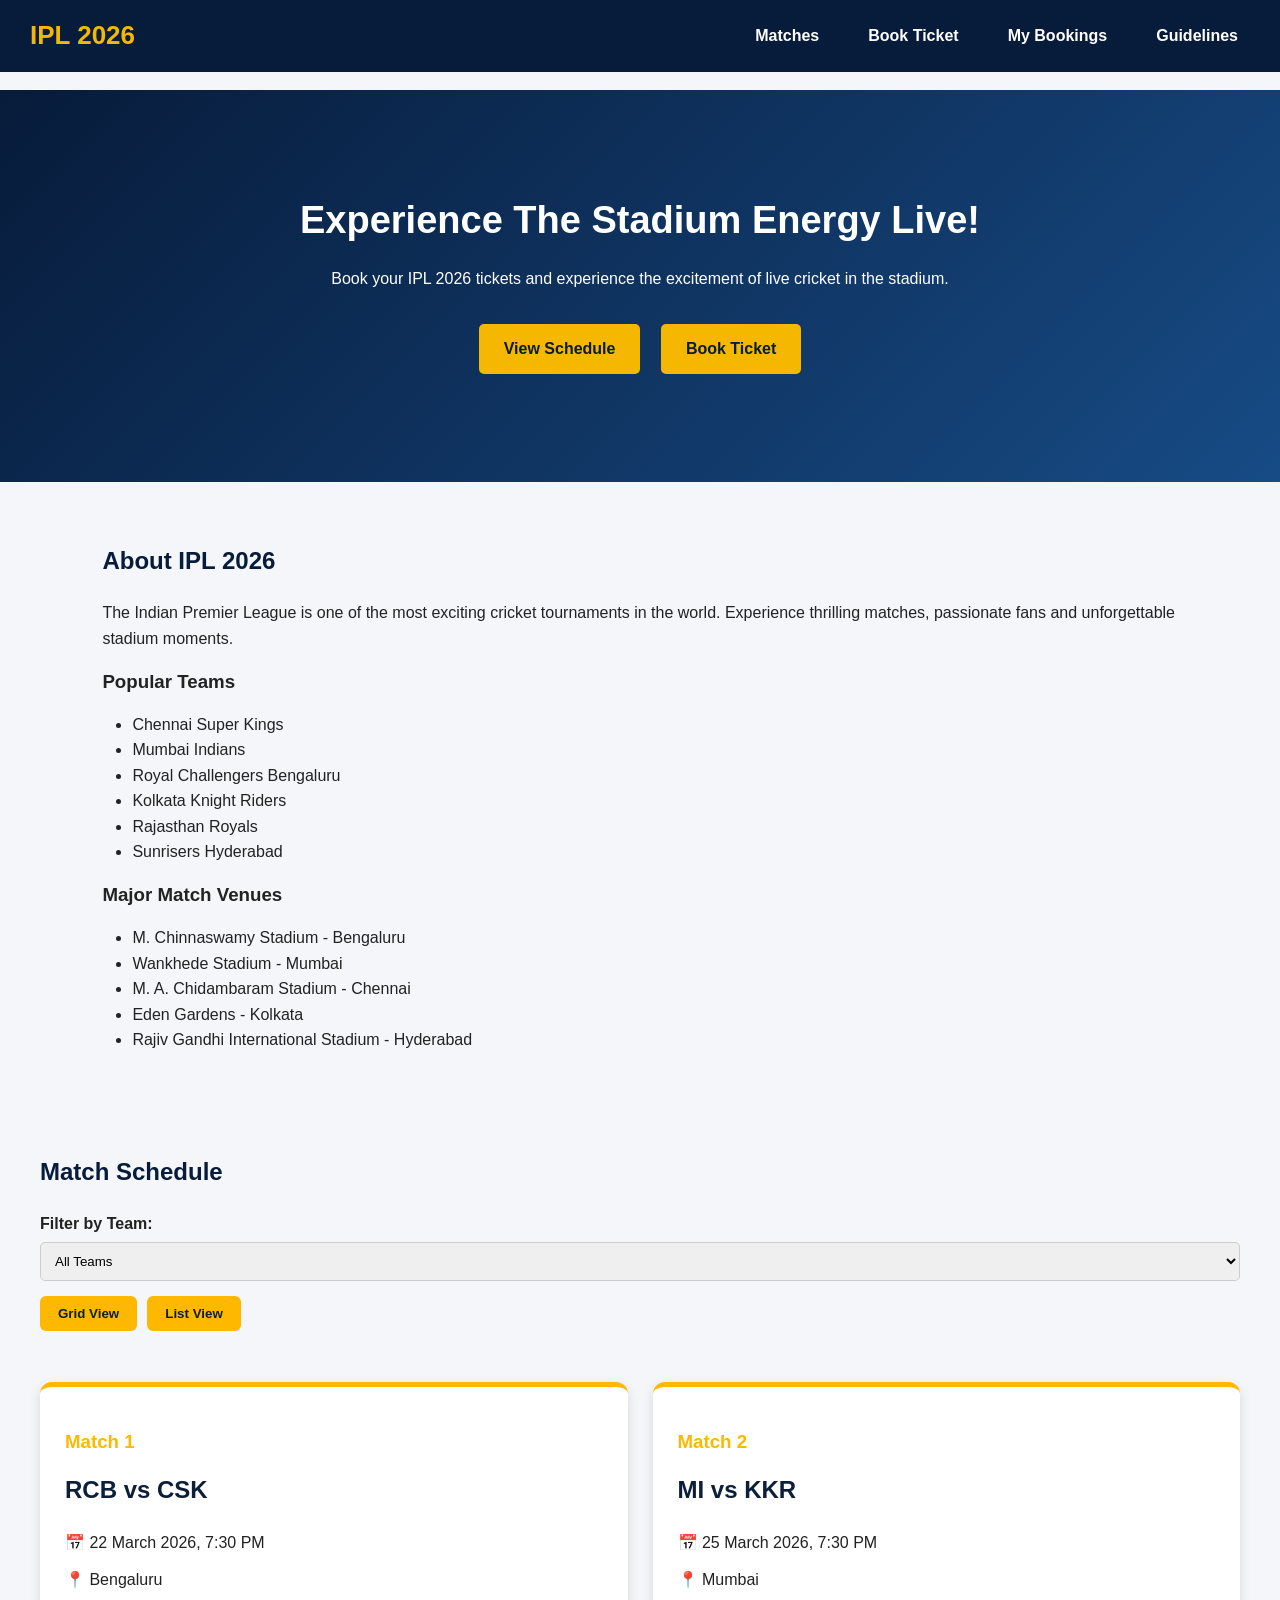
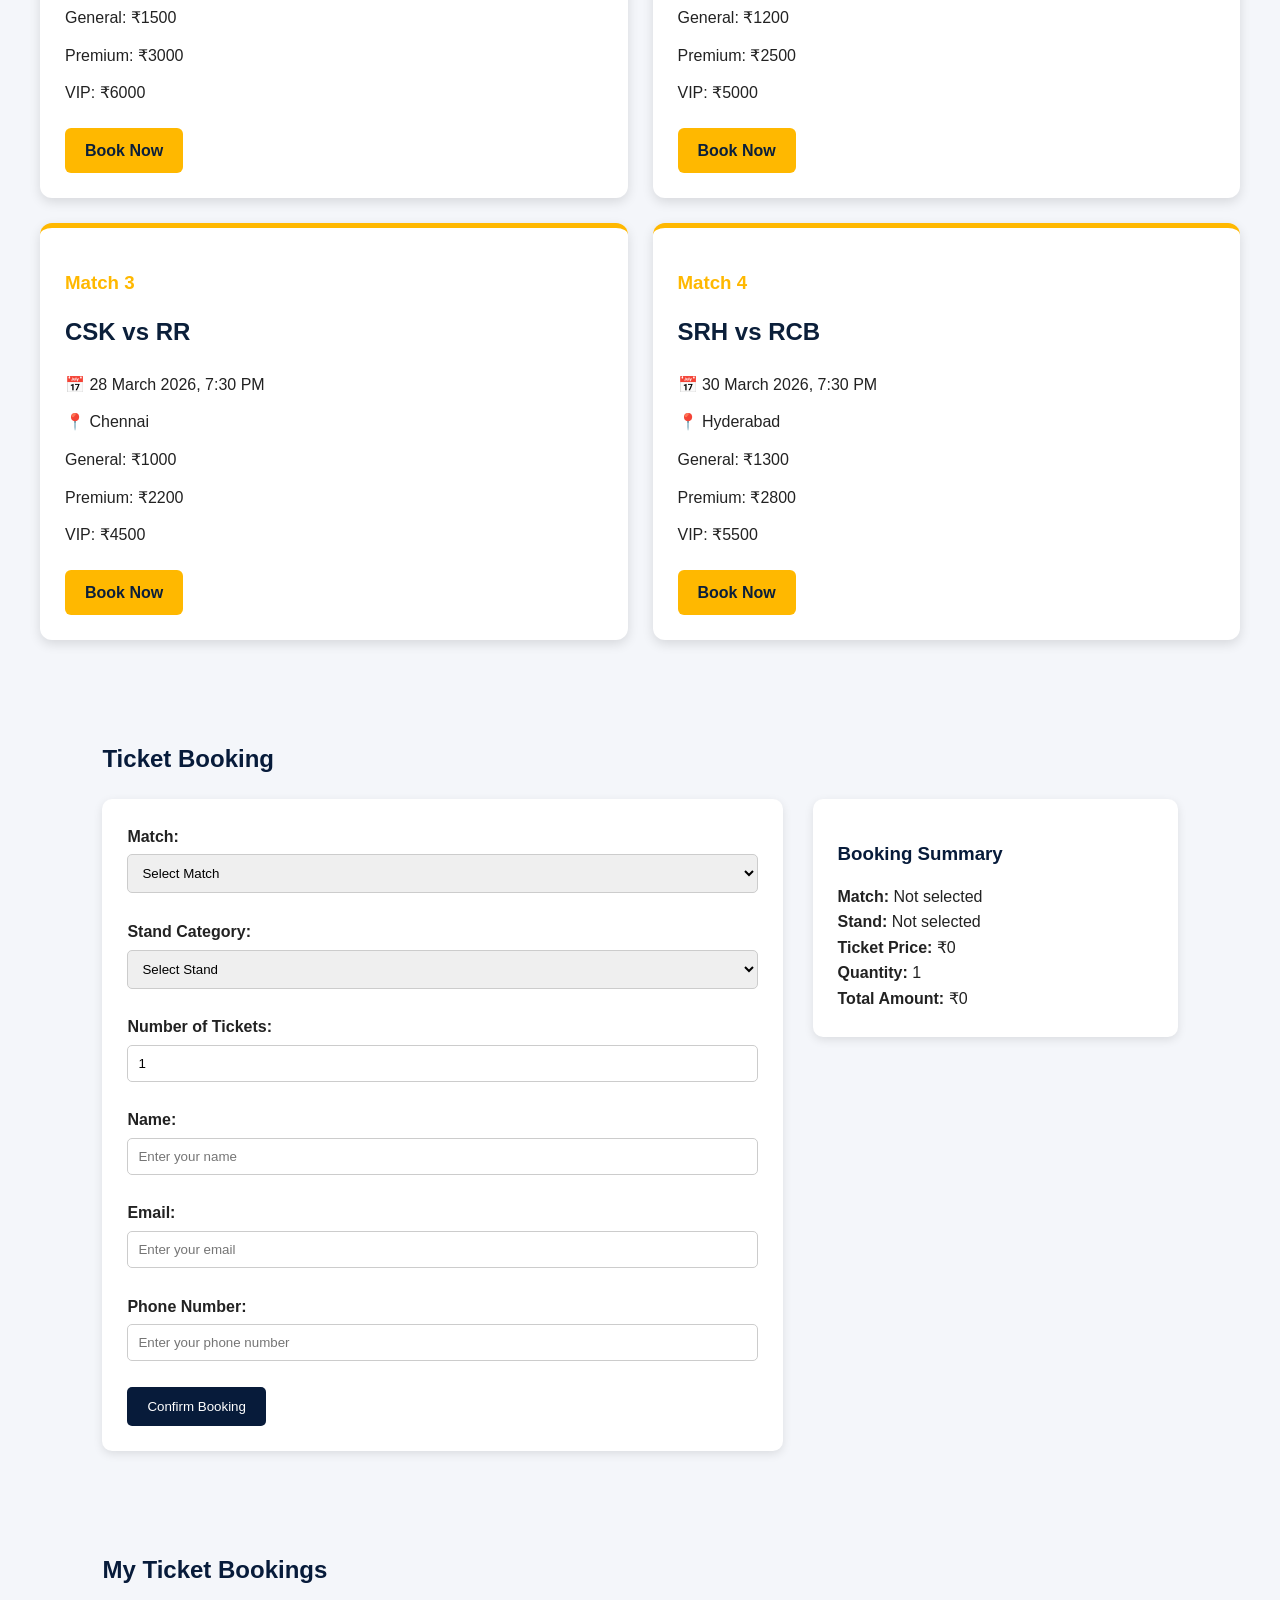
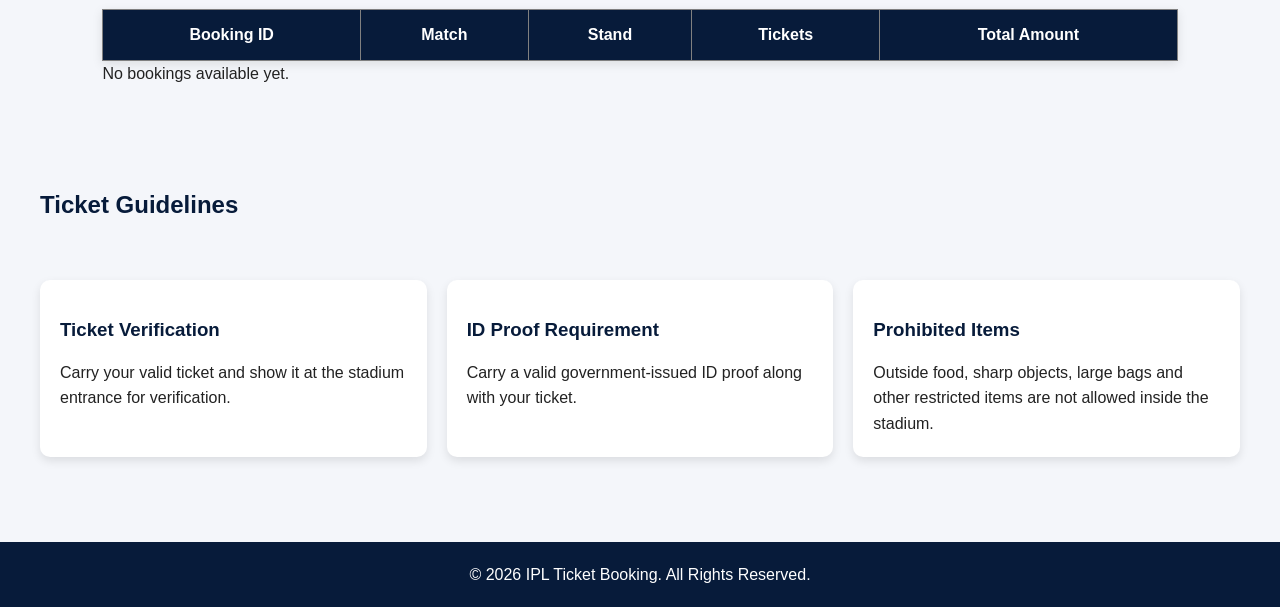
<file: index.html>
<!DOCTYPE html>
<html lang="en">

<head>
    <meta charset="UTF-8">
    <meta name="viewport" content="width=device-width, initial-scale=1.0">

    <title>IPL 2026 Ticket Booking</title>

    <link rel="stylesheet" href="styles.css">
</head>

<body>

   
<!-- HEADER AND NAVIGATION -->
<header>
    <nav class="navbar">

        <h2 class="logo">IPL 2026</h2>

        <!-- Hamburger Menu Button -->
        <button class="menu-toggle" id="menu-toggle"
            aria-label="Toggle navigation"
            aria-expanded="false">
            ☰
        </button>

        <!-- Navigation Links -->
        <div class="nav-links" id="nav-links">
            <a href="#matches">Matches</a>
            <a href="#booking">Book Ticket</a>
            <a href="#my-bookings">My Bookings</a>
            <a href="#guidelines">Guidelines</a>
        </div>

    </nav>
</header>


    <main>

        <!-- HOME SECTION -->
        <section id="home">

            <h1>Experience The Stadium Energy Live!</h1>

            <p>
                Book your IPL 2026 tickets and experience the excitement
                of live cricket in the stadium.
            </p>

            <a href="#matches">View Schedule</a>
            <a href="#booking">Book Ticket</a>

        </section>


        <!-- ABOUT IPL SECTION -->
        <section id="about">

            <h2>About IPL 2026</h2>

            <p>
                The Indian Premier League is one of the most exciting
                cricket tournaments in the world. Experience thrilling
                matches, passionate fans and unforgettable stadium moments.
            </p>

            <h3>Popular Teams</h3>

            <ul>
                <li>Chennai Super Kings</li>
                <li>Mumbai Indians</li>
                <li>Royal Challengers Bengaluru</li>
                <li>Kolkata Knight Riders</li>
                <li>Rajasthan Royals</li>
                <li>Sunrisers Hyderabad</li>
            </ul>

            <h3>Major Match Venues</h3>

            <ul>
                <li>M. Chinnaswamy Stadium - Bengaluru</li>
                <li>Wankhede Stadium - Mumbai</li>
                <li>M. A. Chidambaram Stadium - Chennai</li>
                <li>Eden Gardens - Kolkata</li>
                <li>Rajiv Gandhi International Stadium - Hyderabad</li>
            </ul>

        </section>


        <!-- MATCH SCHEDULE SECTION -->
        <section id="matches">

    <h2>Match Schedule</h2>

    <label for="team-filter">Filter by Team:</label>

    <select id="team-filter">
        <option value="all">All Teams</option>
        <option value="CSK">Chennai Super Kings</option>
        <option value="MI">Mumbai Indians</option>
        <option value="RCB">Royal Challengers Bengaluru</option>
        <option value="KKR">Kolkata Knight Riders</option>
        <option value="RR">Rajasthan Royals</option>
        <option value="SRH">Sunrisers Hyderabad</option>
       </select>

    <div class="view-controls">
        <button id="grid-view">Grid View</button>
        <button id="list-view">List View</button>
    </div>

    <br>

            
<div class="match-grid" id="match-grid">

    <div class="match-card" data-teams="RCB CSK">
        <h3>Match 1</h3>
        <h2>RCB vs CSK</h2>
        <p>📅 22 March 2026, 7:30 PM</p>
        <p>📍 Bengaluru</p>
        <p>General: ₹1500</p>
        <p>Premium: ₹3000</p>
        <p>VIP: ₹6000</p>
        <a href="#booking" class="book-btn">Book Now</a>
    </div>

    <div class="match-card" data-teams="MI KKR">
        <h3>Match 2</h3>
        <h2>MI vs KKR</h2>
        <p>📅 25 March 2026, 7:30 PM</p>
        <p>📍 Mumbai</p>
        <p>General: ₹1200</p>
        <p>Premium: ₹2500</p>
        <p>VIP: ₹5000</p>
        <a href="#booking" class="book-btn">Book Now</a>
    </div>

    <div class="match-card" data-teams="CSK RR">
        <h3>Match 3</h3>
        <h2>CSK vs RR</h2>
        <p>📅 28 March 2026, 7:30 PM</p>
        <p>📍 Chennai</p>
        <p>General: ₹1000</p>
        <p>Premium: ₹2200</p>
        <p>VIP: ₹4500</p>
        <a href="#booking" class="book-btn">Book Now</a>
    </div>

    <div class="match-card" data-teams="SRH RCB">
        <h3>Match 4</h3>
        <h2>SRH vs RCB</h2>
        <p>📅 30 March 2026, 7:30 PM</p>
        <p>📍 Hyderabad</p>
        <p>General: ₹1300</p>
        <p>Premium: ₹2800</p>
        <p>VIP: ₹5500</p>
        <a href="#booking" class="book-btn">Book Now</a>
    </div>

</div>


        </section>


        <!-- TICKET BOOKING SECTION -->
        <section id="booking">

            <h2>Ticket Booking</h2>

            <div class="booking-container">

<form id="ticketForm">

    <label for="match">Match:</label>
    <select id="match" name="match" required>
        <option value="">Select Match</option>
        <option value="RCB vs CSK">RCB vs CSK - Bengaluru</option>
        <option value="MI vs KKR">MI vs KKR - Mumbai</option>
        <option value="CSK vs RR">CSK vs RR - Chennai</option>
        <option value="SRH vs RCB">SRH vs RCB - Hyderabad</option>
    </select>

    <br><br>

    <label for="stand">Stand Category:</label>
    <select id="stand" name="stand" required>
        <option value="">Select Stand</option>
        <option value="General">General</option>
        <option value="Premium">Premium</option>
        <option value="VIP">VIP</option>
    </select>

    <br><br>

    <label for="quantity">Number of Tickets:</label>
    <input type="number" id="quantity" name="quantity"
        min="1" max="10" value="1" required>

    <br><br>

    <label for="name">Name:</label>
    <input type="text" id="name" name="name"
        placeholder="Enter your name" required minlength="3">

    <br><br>

    <label for="email">Email:</label>
    <input type="email" id="email" name="email"
        placeholder="Enter your email" required>

    <br><br>

    <label for="phone">Phone Number:</label>
    <input type="tel" id="phone" name="phone"
        placeholder="Enter your phone number"
        pattern="[0-9]{10}" required>

    <br><br>

    <button type="submit">Confirm Booking</button>

</form>

<aside>
    <h3>Booking Summary</h3>

    <p><strong>Match:</strong> <span id="summaryMatch">Not selected</span></p>

    <p><strong>Stand:</strong> <span id="summaryStand">Not selected</span></p>

    <p><strong>Ticket Price:</strong> <span id="summaryPrice">₹0</span></p>

    <p><strong>Quantity:</strong> <span id="summaryQuantity">1</span></p>

    <p><strong>Total Amount:</strong> <span id="summaryTotal">₹0</span></p>
</aside>


            </div>

        </section>


        <!-- MY BOOKINGS SECTION -->
        <section id="my-bookings">

            <h2>My Ticket Bookings</h2>

            <table border="1">

                <thead>
                    <tr>
                        <th>Booking ID</th>
                        <th>Match</th>
                        <th>Stand</th>
                        <th>Tickets</th>
                        <th>Total Amount</th>
                    </tr>
                </thead>

                <tbody>
                </tbody>

            </table>

            <p>No bookings available yet.</p>

        </section>


        <!-- GUIDELINES SECTION -->
        <section id="guidelines">

            <h2>Ticket Guidelines</h2>

            <article>

                <h3>Ticket Verification</h3>

                <p>
                    Carry your valid ticket and show it at the stadium
                    entrance for verification.
                </p>

            </article>


            <article>

                <h3>ID Proof Requirement</h3>

                <p>
                    Carry a valid government-issued ID proof along
                    with your ticket.
                </p>

            </article>


            <article>

                <h3>Prohibited Items</h3>

                <p>
                    Outside food, sharp objects, large bags and other
                    restricted items are not allowed inside the stadium.
                </p>

            </article>

        </section>

    </main>


    <!-- FOOTER -->
    <footer>

        <p>
            &copy; 2026 IPL Ticket Booking. All Rights Reserved.
        </p>

    </footer>

    <script src="app.js"></script>

</body>

</html>
</file>
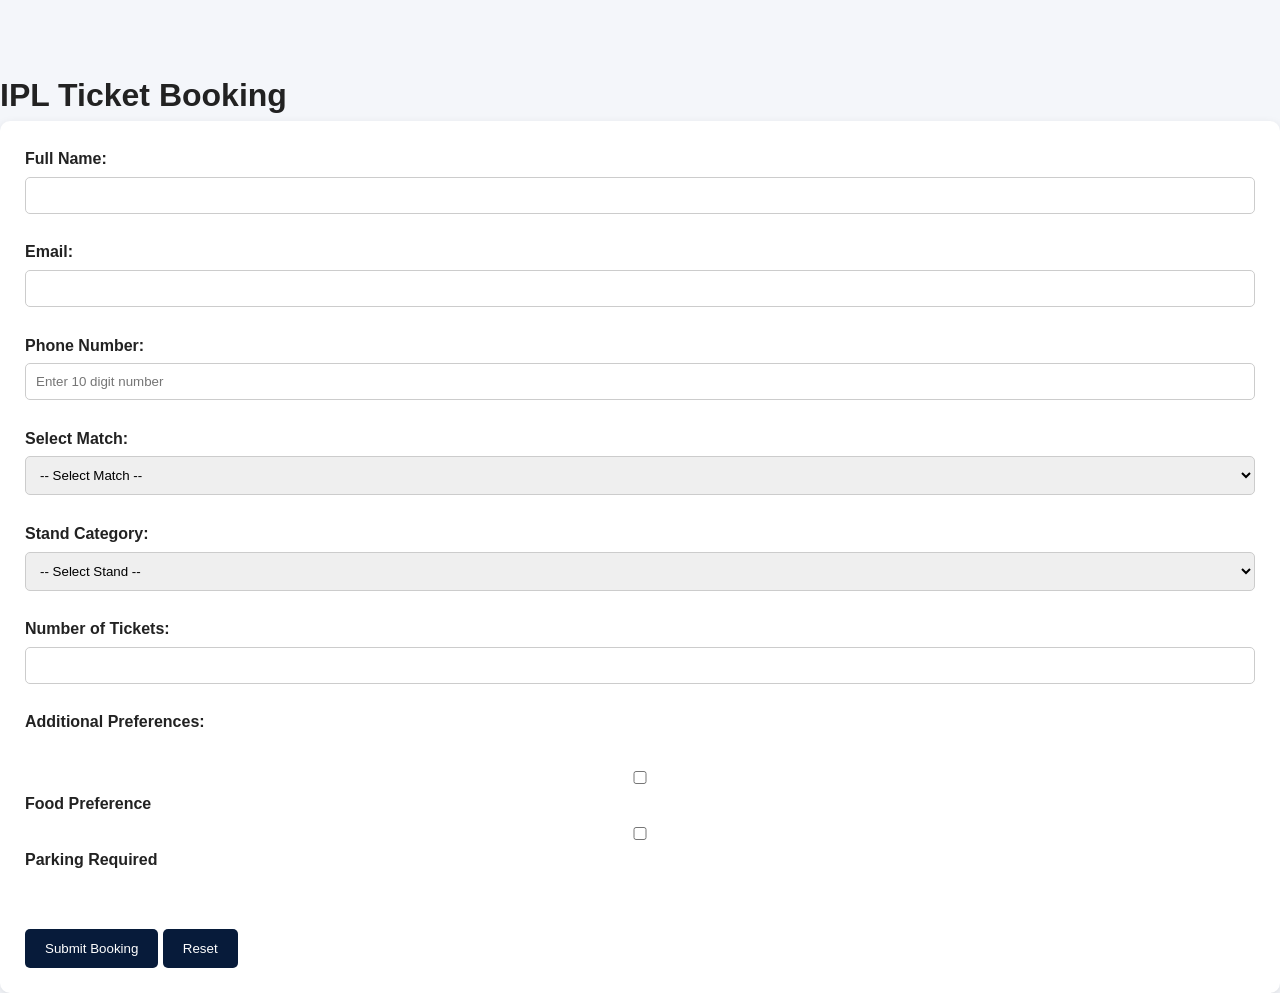
<file: booking.html>
<!DOCTYPE html>
<html lang="en">

<head>
    <meta charset="UTF-8">
    <meta name="viewport" content="width=device-width, initial-scale=1.0">

    <title>IPL Ticket Booking Form</title>

    <link rel="stylesheet" href="styles.css">
</head>

<body>

    <h1>IPL Ticket Booking</h1>

    <form id="ticketForm">

        <label for="name">Full Name:</label>
        <input type="text" id="name" name="name"
            required minlength="3" maxlength="30">

        <br><br>

        <label for="email">Email:</label>
        <input type="email" id="email" name="email" required>

        <br><br>

        <label for="phone">Phone Number:</label>
        <input type="tel" id="phone" name="phone"
            required minlength="10" maxlength="10"
            pattern="[0-9]{10}"
            placeholder="Enter 10 digit number">

        <br><br>

        <label for="match">Select Match:</label>

        <select id="match" name="match" required>
            <option value="">-- Select Match --</option>
            <option value="RCB vs CSK">RCB vs CSK - Bengaluru</option>
            <option value="MI vs KKR">MI vs KKR - Mumbai</option>
            <option value="CSK vs RR">CSK vs RR - Chennai</option>
            <option value="SRH vs RCB">SRH vs RCB - Hyderabad</option>
        </select>

        <br><br>

        <label for="stand">Stand Category:</label>

        <select id="stand" name="stand" required>
            <option value="">-- Select Stand --</option>
            <option value="General">General</option>
            <option value="Premium">Premium</option>
            <option value="VIP">VIP</option>
        </select>

        <br><br>

        <label for="quantity">Number of Tickets:</label>

        <input type="number" id="quantity" name="quantity"
            min="1" max="10" required>

        <br><br>

        <label>Additional Preferences:</label>

        <br>

        <input type="checkbox" id="food"
            name="preferences" value="Food">
        <label for="food">Food Preference</label>

        <input type="checkbox" id="parking"
            name="preferences" value="Parking">
        <label for="parking">Parking Required</label>

        <br><br>

        <button type="submit">Submit Booking</button>
        <button type="reset">Reset</button>

    </form>

    <script src="app.js"></script>

</body>
</html>
</file>
<file: styles.css>
HEAD

/* Website Colors */
:root {
    --primary: #071b3a;
    --accent: #f5b700;
    --background: #f4f6fa;
    --text: #222222;
}

/* General Styling */
* {
    margin: 0;
    padding: 0;
    box-sizing: border-box;
}

body {
    font-family: Arial, sans-serif;
    background-color: var(--background);
    color: var(--text);
    line-height: 1.6;
    padding-top: 70px;
}

/* Navigation Bar */
header {
    background-color: var(--primary);
    position: fixed;
    top: 0;
    width: 100%;
    z-index: 1000;
}

nav {
    display: flex;
    justify-content: space-around;
    align-items: center;
    padding: 15px;
}

nav h2 {
    color: var(--accent);
}

nav a {
    color: white;
    text-decoration: none;
    padding: 8px 12px;
}

nav a:hover {
    color: var(--accent);
}

/* Hero Section */
#home {
    background: linear-gradient(135deg, #071b3a, #174b85);
    color: white;
    text-align: center;
    padding: 100px 20px;
}

#home h1 {
    font-size: 38px;
    margin-bottom: 15px;
}

#home p {
    margin-bottom: 25px;
}

#home a {
    display: inline-block;
    background-color: var(--accent);
    color: var(--primary);
    text-decoration: none;
    padding: 12px 25px;
    margin: 8px;
    border-radius: 5px;
    font-weight: bold;
}

#home a:hover {
    background-color: white;
}

/* Sections */
section {
    padding: 40px 8%;
    margin: 20px auto;
}

section h2 {
    color: var(--primary);
    margin-bottom: 20px;
}

section h3 {
    margin: 15px 0;
}

/* Lists */
ul {
    padding-left: 30px;
}

/* Match Schedule Table */
table {
    width: 100%;
    border-collapse: collapse;
    margin-top: 20px;
    background-color: white;
    box-shadow: 0 3px 10px rgba(0, 0, 0, 0.1);
}

th {
    background-color: var(--primary);
    color: white;
    padding: 12px;
}

td {
    padding: 12px;
    text-align: center;
    border: 1px solid #dddddd;
}

tr:hover {
    background-color: #fff4d0;
}

td a {
    background-color: var(--accent);
    color: var(--primary);
    padding: 6px 12px;
    text-decoration: none;
    border-radius: 4px;
}

/* Booking Form and Summary */
.booking-container {
    display: flex;
    gap: 30px;
    align-items: flex-start;
}

form {
    background-color: white;
    padding: 25px;
    border-radius: 10px;
    box-shadow: 0 3px 10px rgba(0, 0, 0, 0.1);
    flex: 2;
}

label {
    display: block;
    margin-bottom: 5px;
    font-weight: bold;
}

input, select {
    width: 100%;
    padding: 10px;
    border: 1px solid #cccccc;
    border-radius: 5px;
}

button {
    background-color: var(--primary);
    color: white;
    padding: 12px 20px;
    border: none;
    border-radius: 5px;
    cursor: pointer;
}

button:hover {
    background-color: var(--accent);
    color: var(--primary);
}

/* Booking Summary Card */
aside {
    background-color: white;
    padding: 25px;
    border-radius: 10px;
    box-shadow: 0 3px 10px rgba(0, 0, 0, 0.1);
    flex: 1;
}

aside h3 {
    color: var(--primary);
}

/* Guidelines Cards */
#guidelines article {
    background-color: white;
    padding: 20px;
    margin: 15px 0;
    border-radius: 10px;
    box-shadow: 0 3px 10px rgba(0, 0, 0, 0.1);
}

#guidelines article h3 {
    color: var(--primary);
}

/* Footer */
footer {
    background-color: var(--primary);
    color: white;
    text-align: center;
    padding: 20px;
    margin-top: 30px;
}

/* Responsive Design */
@media screen and (max-width: 768px) {

    nav {
        flex-wrap: wrap;
        gap: 10px;
    }

    #home h1 {
        font-size: 28px;
    }

    .booking-container {
        flex-direction: column;
    }

    form, aside {
        width: 100%;
    }

    table {
        font-size: 12px;
    }

    section {
        padding: 30px 5%;
    }
}
/* Toast Notification */
.toast {
    position: fixed;
    bottom: 25px;
    right: 25px;
    background-color: var(--primary);
    color: white;
    padding: 15px 25px;
    border-radius: 8px;
    font-size: 14px;
    z-index: 2000;
    box-shadow: 0 4px 10px rgba(0, 0, 0, 0.3);
    animation: slideIn 0.3s ease;
}

@keyframes slideIn {
    from {
        transform: translateY(30px);
        opacity: 0;
    }
    to {
        transform: translateY(0);
        opacity: 1;
    }
}

/* Website Colors */
:root {
    --primary: #071b3a;
    --accent: #f5b700;
    --background: #f4f6fa;
    --text: #222222;
}

/* General Styling */
* {
    margin: 0;
    padding: 0;
    box-sizing: border-box;
}

body {
    font-family: Arial, sans-serif;
    background-color: var(--background);
    color: var(--text);
    line-height: 1.6;
    padding-top: 70px;
}

/* Navigation Bar */
header {
    background-color: var(--primary);
    position: fixed;
    top: 0;
    width: 100%;
    z-index: 1000;
}

nav {
    display: flex;
    justify-content: space-around;
    align-items: center;
    padding: 15px;
}

nav h2 {
    color: var(--accent);
}

nav a {
    color: white;
    text-decoration: none;
    padding: 8px 12px;
}

nav a:hover {
    color: var(--accent);
}

/* Hero Section */
#home {
    background: linear-gradient(135deg, #071b3a, #174b85);
    color: white;
    text-align: center;
    padding: 100px 20px;
}

#home h1 {
    font-size: 38px;
    margin-bottom: 15px;
}

#home p {
    margin-bottom: 25px;
}

#home a {
    display: inline-block;
    background-color: var(--accent);
    color: var(--primary);
    text-decoration: none;
    padding: 12px 25px;
    margin: 8px;
    border-radius: 5px;
    font-weight: bold;
}

#home a:hover {
    background-color: white;
}

/* Sections */
section {
    padding: 40px 8%;
    margin: 20px auto;
}

section h2 {
    color: var(--primary);
    margin-bottom: 20px;
}

section h3 {
    margin: 15px 0;
}

/* Lists */
ul {
    padding-left: 30px;
}

/* Match Schedule Table */
table {
    width: 100%;
    border-collapse: collapse;
    margin-top: 20px;
    background-color: white;
    box-shadow: 0 3px 10px rgba(0, 0, 0, 0.1);
}

th {
    background-color: var(--primary);
    color: white;
    padding: 12px;
}

td {
    padding: 12px;
    text-align: center;
    border: 1px solid #dddddd;
}

tr:hover {
    background-color: #fff4d0;
}

td a {
    background-color: var(--accent);
    color: var(--primary);
    padding: 6px 12px;
    text-decoration: none;
    border-radius: 4px;
}

/* Booking Form and Summary */
.booking-container {
    display: flex;
    gap: 30px;
    align-items: flex-start;
}

form {
    background-color: white;
    padding: 25px;
    border-radius: 10px;
    box-shadow: 0 3px 10px rgba(0, 0, 0, 0.1);
    flex: 2;
}

label {
    display: block;
    margin-bottom: 5px;
    font-weight: bold;
}

input, select {
    width: 100%;
    padding: 10px;
    border: 1px solid #cccccc;
    border-radius: 5px;
}

button {
    background-color: var(--primary);
    color: white;
    padding: 12px 20px;
    border: none;
    border-radius: 5px;
    cursor: pointer;
}

button:hover {
    background-color: var(--accent);
    color: var(--primary);
}

/* Booking Summary Card */
aside {
    background-color: white;
    padding: 25px;
    border-radius: 10px;
    box-shadow: 0 3px 10px rgba(0, 0, 0, 0.1);
    flex: 1;
}

aside h3 {
    color: var(--primary);
}

/* Guidelines Cards */
#guidelines article {
    background-color: white;
    padding: 20px;
    margin: 15px 0;
    border-radius: 10px;
    box-shadow: 0 3px 10px rgba(0, 0, 0, 0.1);
}

#guidelines article h3 {
    color: var(--primary);
}

/* Footer */
footer {
    background-color: var(--primary);
    color: white;
    text-align: center;
    padding: 20px;
    margin-top: 30px;
}

/* Responsive Design */
@media screen and (max-width: 768px) {

    nav {
        flex-wrap: wrap;
        gap: 10px;
    }

    #home h1 {
        font-size: 28px;
    }

    .booking-container {
        flex-direction: column;
    }

    form, aside {
        width: 100%;
    }

    table {
        font-size: 12px;
    }

    section {
        padding: 30px 5%;
    }
}

/* ===== RESPONSIVE NAVIGATION BAR ===== */

.navbar {
    display: flex;
    justify-content: space-between;
    align-items: center;
    padding: 15px 30px;
    flex-wrap: wrap;
}

.logo {
    margin: 0;
    font-size: 26px;
}

.nav-links {
    display: flex;
    align-items: center;
    gap: 25px;
}

.nav-links a {
    text-decoration: none;
    font-weight: bold;
}

.menu-toggle {
    display: none;
    font-size: 26px;
    background: none;
    border: none;
    cursor: pointer;
}

/* ===== MATCH SCHEDULE CSS GRID ===== */

#matches {
    padding: 40px;
}

.match-grid {
    display: grid;
    grid-template-columns: repeat(2, 1fr);
    gap: 25px;
    margin-top: 25px;
}

.match-card {
    background-color: white;
    padding: 25px;
    border-radius: 12px;
    box-shadow: 0 4px 12px rgba(0, 0, 0, 0.12);
    border-top: 5px solid #ffb800;
    transition: transform 0.3s ease;
}

.match-card:hover {
    transform: translateY(-5px);
}

.match-card h3 {
    color: #ffb800;
}

.match-card h2 {
    color: #0b1f3a;
}

.match-card p {
    margin: 12px 0;
}

.book-btn {
    display: inline-block;
    background-color: #ffb800;
    color: #0b1f3a;
    padding: 10px 20px;
    border-radius: 6px;
    text-decoration: none;
    font-weight: bold;
    margin-top: 10px;
}

/* ===== GRID AND LIST VIEW ===== */

.match-grid.list-view {
    grid-template-columns: 1fr;
}

.view-controls {
    display: flex;
    gap: 10px;
    margin-top: 15px;
}

.view-controls button {
    padding: 10px 18px;
    background-color: #ffb800;
    color: #0b1f3a;
    border: none;
    border-radius: 6px;
    cursor: pointer;
    font-weight: bold;
}

/* ===== RESPONSIVE GUIDELINES SECTION ===== */

#guidelines {
    display: grid;
    grid-template-columns: repeat(3, 1fr);
    gap: 20px;
    padding: 40px;
}

#guidelines h2 {
    grid-column: 1 / -1;
}

#guidelines article {
    padding: 20px;
    background: white;
    border-radius: 10px;
    box-shadow: 0 4px 10px rgba(0, 0, 0, 0.1);
}


/* ===== TABLET RESPONSIVENESS ===== */

@media screen and (max-width: 900px) {

    .match-grid {
        grid-template-columns: repeat(2, 1fr);
    }

    #guidelines {
        grid-template-columns: repeat(2, 1fr);
    }

}


/* ===== MOBILE RESPONSIVENESS ===== */

@media screen and (max-width: 768px) {

    /* Navigation */

    .navbar {
        position: relative;
        padding: 15px 20px;
    }

    .menu-toggle {
        display: block;
    }

    .nav-links {
        display: none;
        flex-direction: column;
        align-items: flex-start;
        gap: 15px;
        width: 100%;
        padding: 20px 0;
    }

    .nav-links.open {
        display: flex;
    }

    /* Match Cards */

    .match-grid {
        grid-template-columns: 1fr;
    }

    #matches {
        padding: 20px;
    }

    /* Guidelines */

    #guidelines {
        grid-template-columns: 1fr;
        padding: 20px;
    }

    /* Home Section */

    #home {
        padding: 30px 20px;
    }

    /* Booking Section */

    .booking-container {
        flex-direction: column;
        gap: 20px;
    }

    /* Tables */

    table {
        display: block;
        overflow-x: auto;
        white-space: nowrap;
    }

    /* General spacing */

    section {
        max-width: 100%;
        box-sizing: border-box;
    }

    img {
        max-width: 100%;
    }

}


/* ===== SMALL PHONE SCREENS ===== */

@media screen and (max-width: 480px) {

    .logo {
        font-size: 22px;
    }

    .match-card {
        padding: 18px;
    }

    .view-controls {
        flex-wrap: wrap;
    }

    #matches select {
        max-width: 100%;
    }

}
</file>
